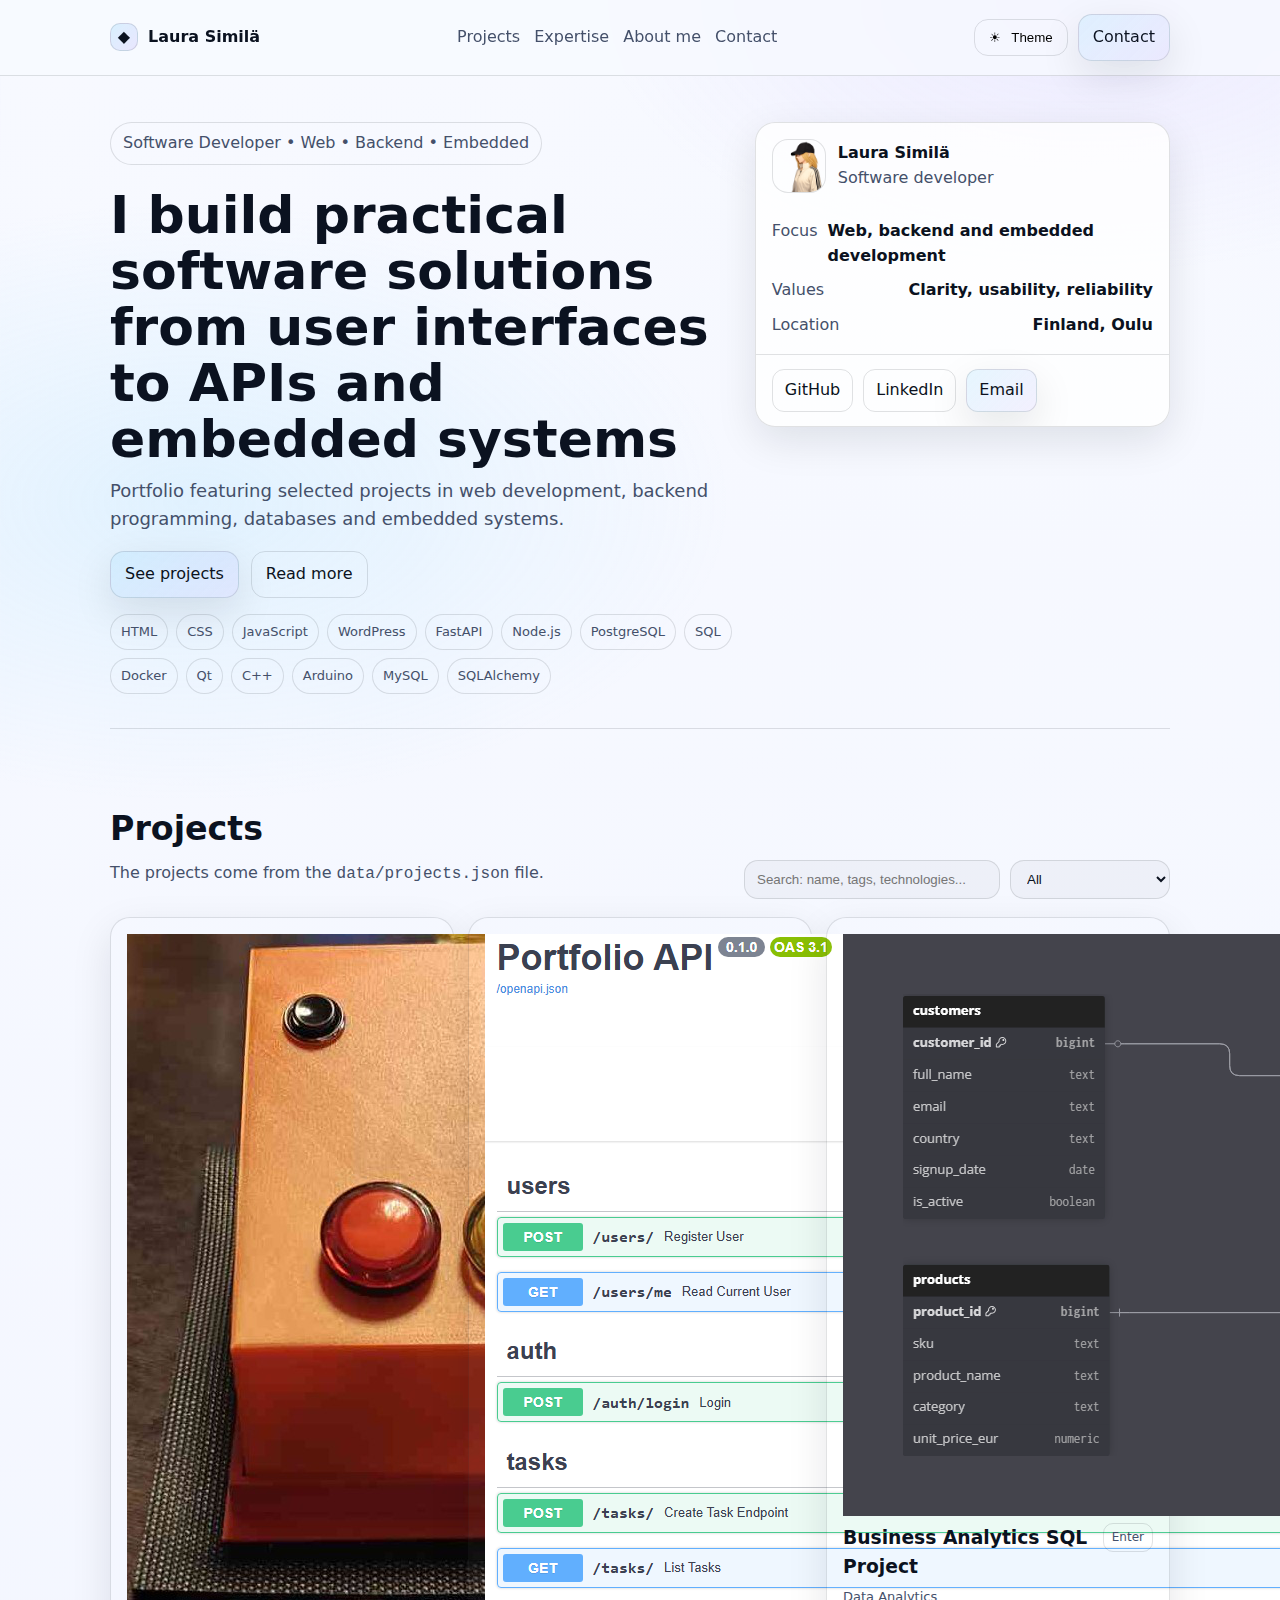
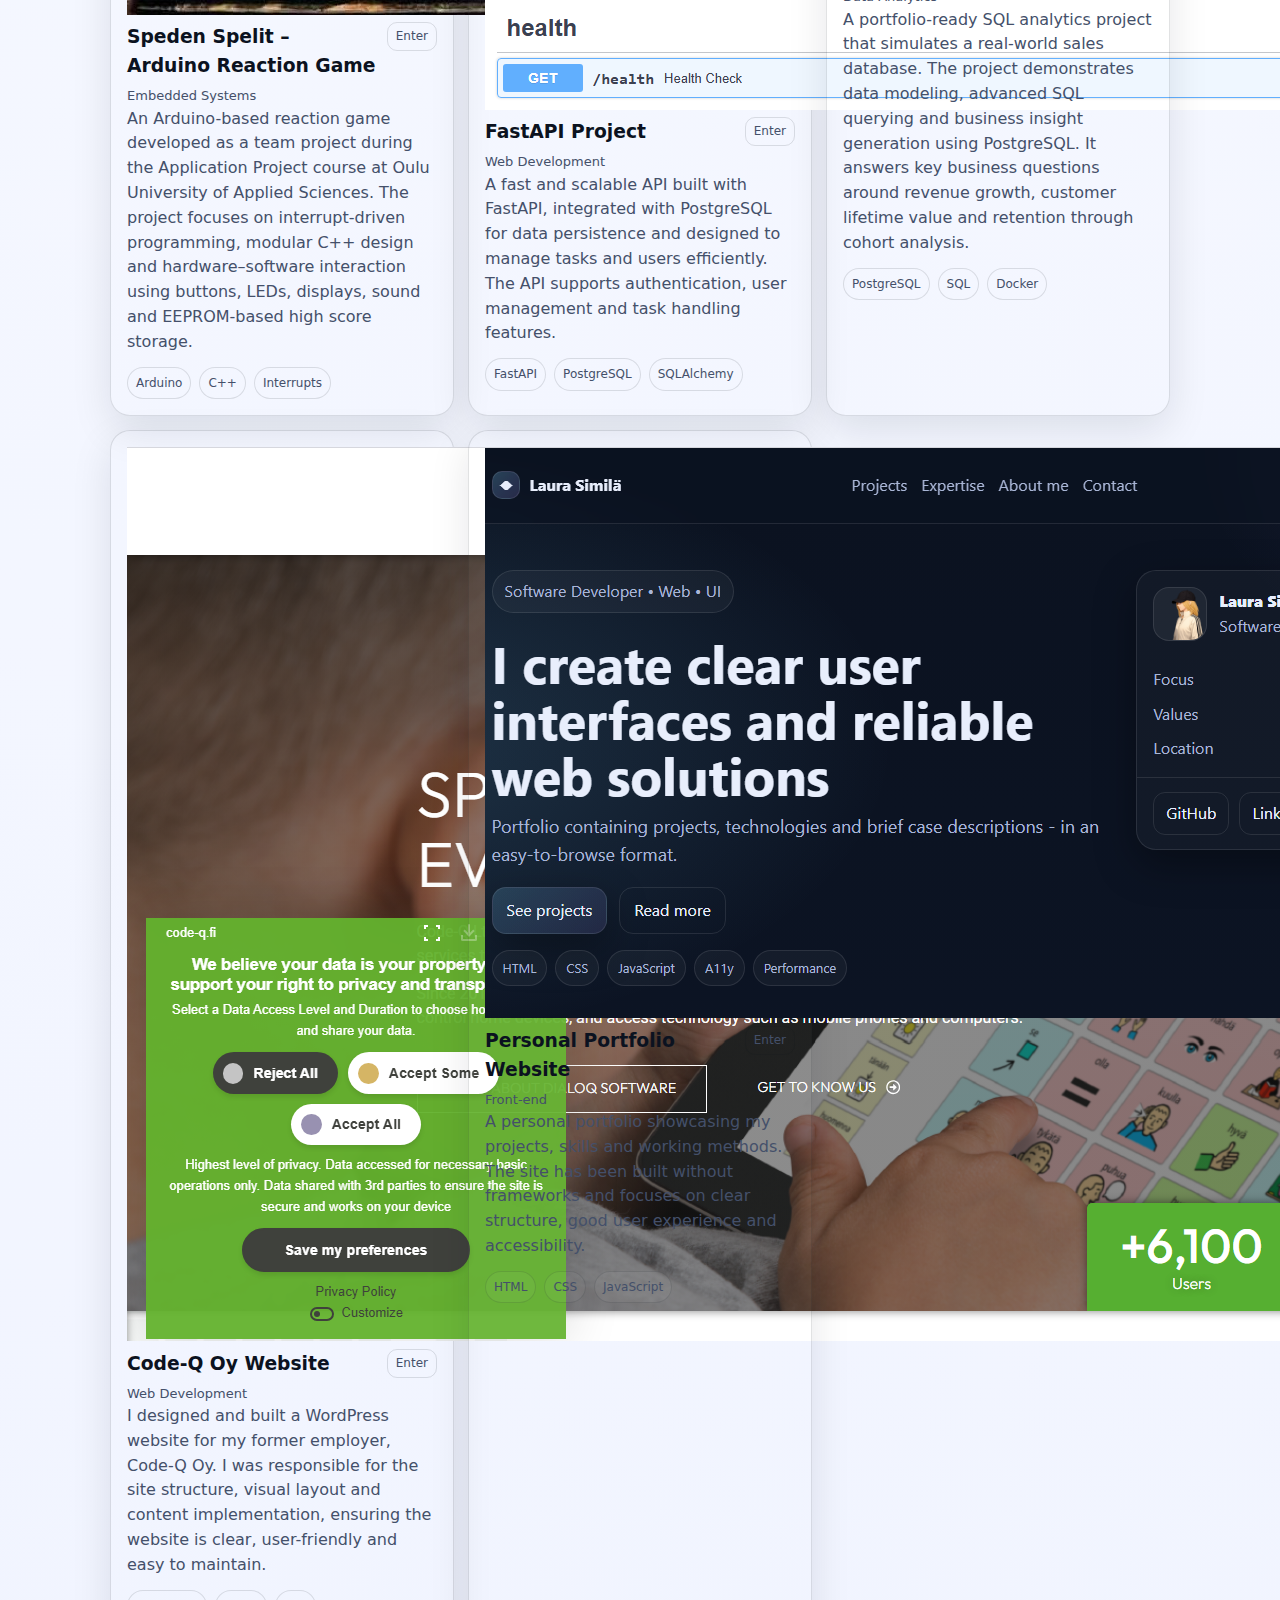
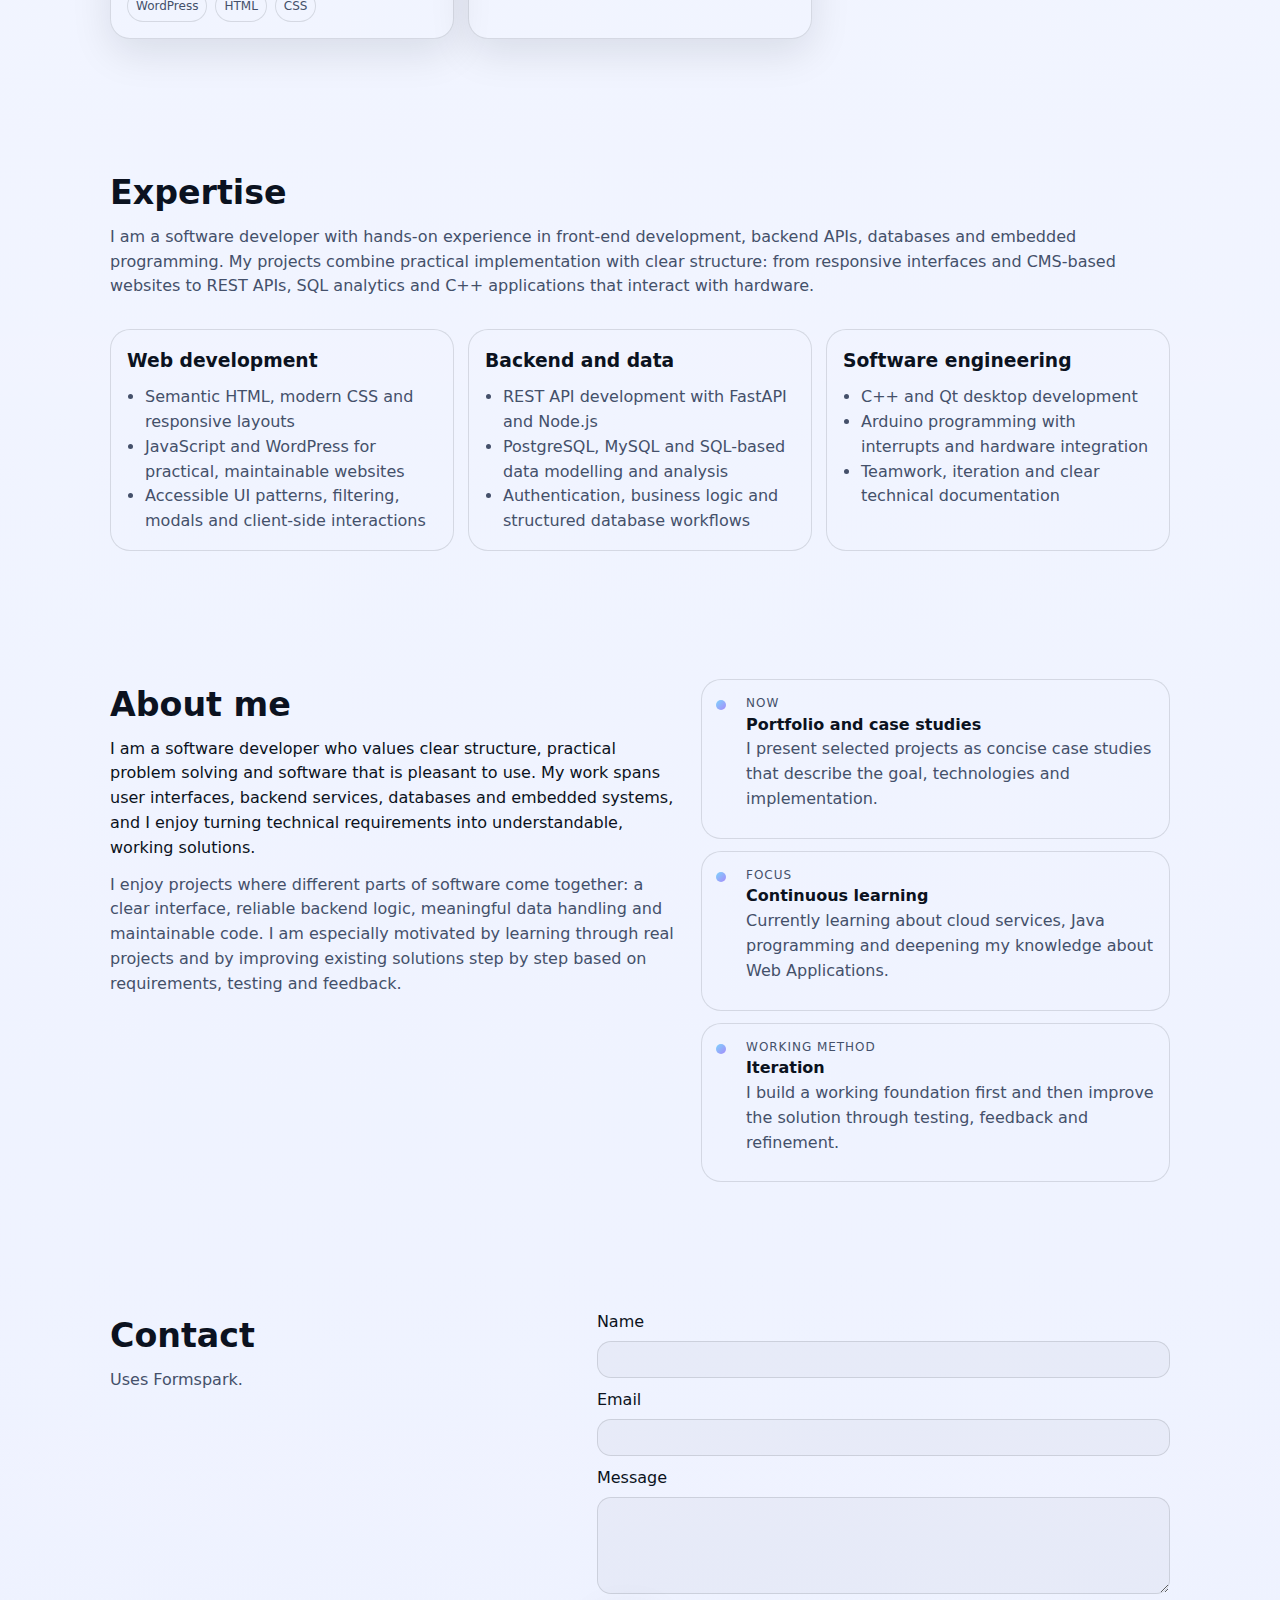
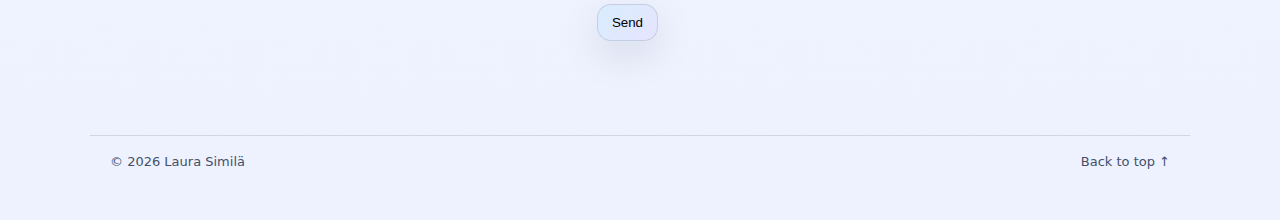
<file: index.html>
<!doctype html>
<html lang="en">
<head>
  <meta charset="utf-8" />
  <meta name="viewport" content="width=device-width, initial-scale=1" />
  <title>Laura Similä – Portfolio</title>
  <meta name="description" content="Software developer portfolio featuring web, backend, database and embedded projects." />
  <meta name="theme-color" content="#0b1220" />

  <!-- Open Graph -->
  <meta property="og:title" content="Laura Similä – Portfolio" />
  <meta property="og:description" content="Web, backend, database and embedded software projects, skills and contact details." />
  <meta property="og:type" content="website" />
  <meta property="og:image" content="assets/avatar.png" />

  <link rel="icon" href="assets/avatar.png" type="image/svg+xml" />
  <link rel="stylesheet" href="styles/styles.css" />
</head>

<body>
  <a class="skip" href="#main">Skip to content</a>

  <header class="topbar">
    <div class="container topbar__inner">
      <a class="brand" href="#">
        <span class="brand__mark" aria-hidden="true">◆</span>
        <span class="brand__text">Laura Similä</span>
      </a>

      <nav class="nav" aria-label="Main menu">
        <a href="#projects">Projects</a>
        <a href="#skills">Expertise</a>
        <a href="#about">About me</a>
        <a href="#contact">Contact</a>
      </nav>

      <div class="topbar__actions">
        <button id="themeToggle" class="btn btn--ghost" type="button" aria-pressed="false" aria-label="Change theme">
          <span class="icon" aria-hidden="true">☾</span>
          <span class="btn__text">Theme</span>
        </button>
        <a class="btn" href="#contact">Contact</a>
      </div>
    </div>
  </header>

  <main id="main">
    <!-- Hero -->
    <section class="hero">
      <div class="container hero__grid">
        <div class="hero__copy">
          <p class="badge">Software Developer • Web • Backend • Embedded</p>
          <h1>I build practical software solutions from user interfaces to APIs and embedded systems</h1>
          <p class="lead">
            Portfolio featuring selected projects in web development, backend programming, databases and embedded systems.
          </p>
          <div class="hero__cta">
            <a class="btn" href="#projects">See projects</a>
            <a class="btn btn--ghost" href="#about">Read more</a>
          </div>

          <div class="chips" aria-label="Key technologies">
            <span class="chip">HTML</span>
            <span class="chip">CSS</span>
            <span class="chip">JavaScript</span>
            <span class="chip">WordPress</span>
            <span class="chip">FastAPI</span>
            <span class="chip">Node.js</span>
            <span class="chip">PostgreSQL</span>
            <span class="chip">SQL</span>
            <span class="chip">Docker</span>
            <span class="chip">Qt</span>
            <span class="chip">C++</span>
            <span class="chip">Arduino</span>
            <span class="chip">MySQL</span>
            <span class="chip">SQLAlchemy</span>      
          </div>
        </div>

        <div class="hero__card" aria-label="Profile card">
          <div class="card">
            <div class="card__header">
              <img class="avatar" src="assets/avatar.png" alt="Avatar" />
              <div>
                <div class="title">Laura Similä</div>
                <div class="muted">Software developer</div>
              </div>
            </div>
            <div class="card__body">
              <dl class="stats">
                <div>
                  <dt>Focus</dt>
                  <dd>Web, backend and embedded development</dd>
                </div>
                <div>
                  <dt>Values</dt>
                  <dd>Clarity, usability, reliability</dd>
                </div>
                <div>
                  <dt>Location</dt>
                  <dd>Finland, Oulu</dd>
                </div>
              </dl>
            </div>
            <div class="card__footer">
              <a class="btn btn--ghost btn--small" href="https://github.com/Llaamari" target="_blank" rel="noreferrer">GitHub</a>
              <a class="btn btn--ghost btn--small" href="https://www.linkedin.com/in/laura-simila/" target="_blank" rel="noreferrer">LinkedIn</a>
              <a class="btn btn--small" href="#contact">Email</a>
            </div>
          </div>
        </div>
      </div>

      <div class="container">
        <div class="divider" aria-hidden="true"></div>
      </div>
    </section>

    <!-- Projects -->
    <section id="projects" class="section">
      <div class="container">
        <div class="section__head">
          <div>
            <h2>Projects</h2>
            <p class="muted">The projects come from the <code>data/projects.json</code> file.</p>
          </div>

          <div class="controls">
            <label class="field">
              <span class="sr">Search</span>
              <input id="search" type="search" placeholder="Search: name, tags, technologies..." autocomplete="off" />
            </label>

            <label class="field">
              <span class="sr">Filter</span>
              <select id="filter">
                <option value="all">All</option>
              </select>
            </label>
          </div>
        </div>

        <div id="projectsGrid" class="grid" aria-live="polite"></div>
      </div>
    </section>

    <!-- Skills -->
    <section id="skills" class="section section--alt">
      <div class="container">
        <div class="section__head">
          <div>
            <h2>Expertise</h2>
            <p class="muted">I am a software developer with hands-on experience in front-end development, backend APIs, databases and embedded programming. My projects combine practical implementation with clear structure: from responsive interfaces and CMS-based websites to REST APIs, SQL analytics and C++ applications that interact with hardware.</p>
          </div>
        </div>

        <div class="skills">
          <article class="panel">
            <h3>Web development</h3>
            <ul>
              <li>Semantic HTML, modern CSS and responsive layouts</li>
              <li>JavaScript and WordPress for practical, maintainable websites</li>
              <li>Accessible UI patterns, filtering, modals and client-side interactions</li>
            </ul>
          </article>

          <article class="panel">
            <h3>Backend and data</h3>
            <ul>
              <li>REST API development with FastAPI and Node.js</li>
              <li>PostgreSQL, MySQL and SQL-based data modelling and analysis</li>
              <li>Authentication, business logic and structured database workflows</li>
            </ul>
          </article>

          <article class="panel">
            <h3>Software engineering</h3>
            <ul>
              <li>C++ and Qt desktop development</li>
              <li>Arduino programming with interrupts and hardware integration</li>
              <li>Teamwork, iteration and clear technical documentation</li>
            </ul>
          </article>
        </div>
      </div>
    </section>

    <!-- About -->
    <section id="about" class="section">
      <div class="container about">
        <div>
          <h2>About me</h2>
          <p>
            I am a software developer who values clear structure, practical problem solving and software that is pleasant to use. My work spans user interfaces, backend services, databases and embedded systems, and I enjoy turning technical requirements into understandable, working solutions.
          </p>
          <p class="muted">
            I enjoy projects where different parts of software come together: a clear interface, reliable backend logic, meaningful data handling and maintainable code. I am especially motivated by learning through real projects and by improving existing solutions step by step based on requirements, testing and feedback.
          </p>
        </div>

        <div class="timeline" aria-label="Timeline">
          <div class="timeline__item">
            <div class="dot" aria-hidden="true"></div>
            <div>
              <div class="kicker">Now</div>
              <div class="title">Portfolio and case studies</div>
              <p class="muted">I present selected projects as concise case studies that describe the goal, technologies and implementation.</p>
            </div>
          </div>
          <div class="timeline__item">
            <div class="dot" aria-hidden="true"></div>
            <div>
              <div class="kicker">Focus</div>
              <div class="title">Continuous learning</div>
              <p class="muted">Currently learning about cloud services, Java programming and deepening my knowledge about Web Applications.</p>
            </div>
          </div>
          <div class="timeline__item">
            <div class="dot" aria-hidden="true"></div>
            <div>
              <div class="kicker">Working method</div>
              <div class="title">Iteration</div>
              <p class="muted">I build a working foundation first and then improve the solution through testing, feedback and refinement.</p>
            </div>
          </div>
        </div>
      </div>
    </section>

    <!-- Contact -->
    <section id="contact" class="section section--alt">
      <div class="container contact">
        <div>
          <h2>Contact</h2>
          <p class="muted">Uses Formspark.</p>
        </div>

        <form
        class="form"
        action="https://submit-form.com/ZeHAsykhq"
        method="POST"
        >
        <input
        type="hidden"
        name="_redirect"
        value="https://llaamari.github.io/portfolio/thank-you.html" />
        <input type="text" name="_gotcha" style="display:none">
        
        <label class="field">
          <span>Name</span>
          <input name="name" type="text" required />
        </label>
        
        <label class="field">
          <span>Email</span>
          <input name="email" type="email" required />
        </label>
        
        <label class="field">
          <span>Message</span>
          <textarea name="message" rows="5" required></textarea>
        </label>
        
        <div class="form__actions">
          <button class="btn" type="submit">Send</button>
        </div>
      </form>
      </div>
    </section>
  </main>

  <footer class="footer">
    <div class="container footer__inner">
      <span class="muted small">© <span id="year"></span> Laura Similä</span>
      <a class="muted small" href="#main">Back to top ↑</a>
    </div>
  </footer>

  <!-- Modal -->
  <dialog id="modal" class="modal" aria-label="Additional information about the project">
    <div class="modal__inner">
      <button id="closeModal" class="btn btn--ghost btn--small modal__close" type="button">Close</button>
      <div id="modalContent"></div>
    </div>
  </dialog>

  <script src="scripts/app.js" defer></script>

  <!-- Image lightbox -->
   <dialog id="imageLightbox" class="lightbox">
    <button id="closeLightbox" class="btn btn--ghost btn--small lightbox__close">
      Close
    </button>
    <img id="lightboxImage" alt="" />
  </dialog>
</body>
</html>
</file>
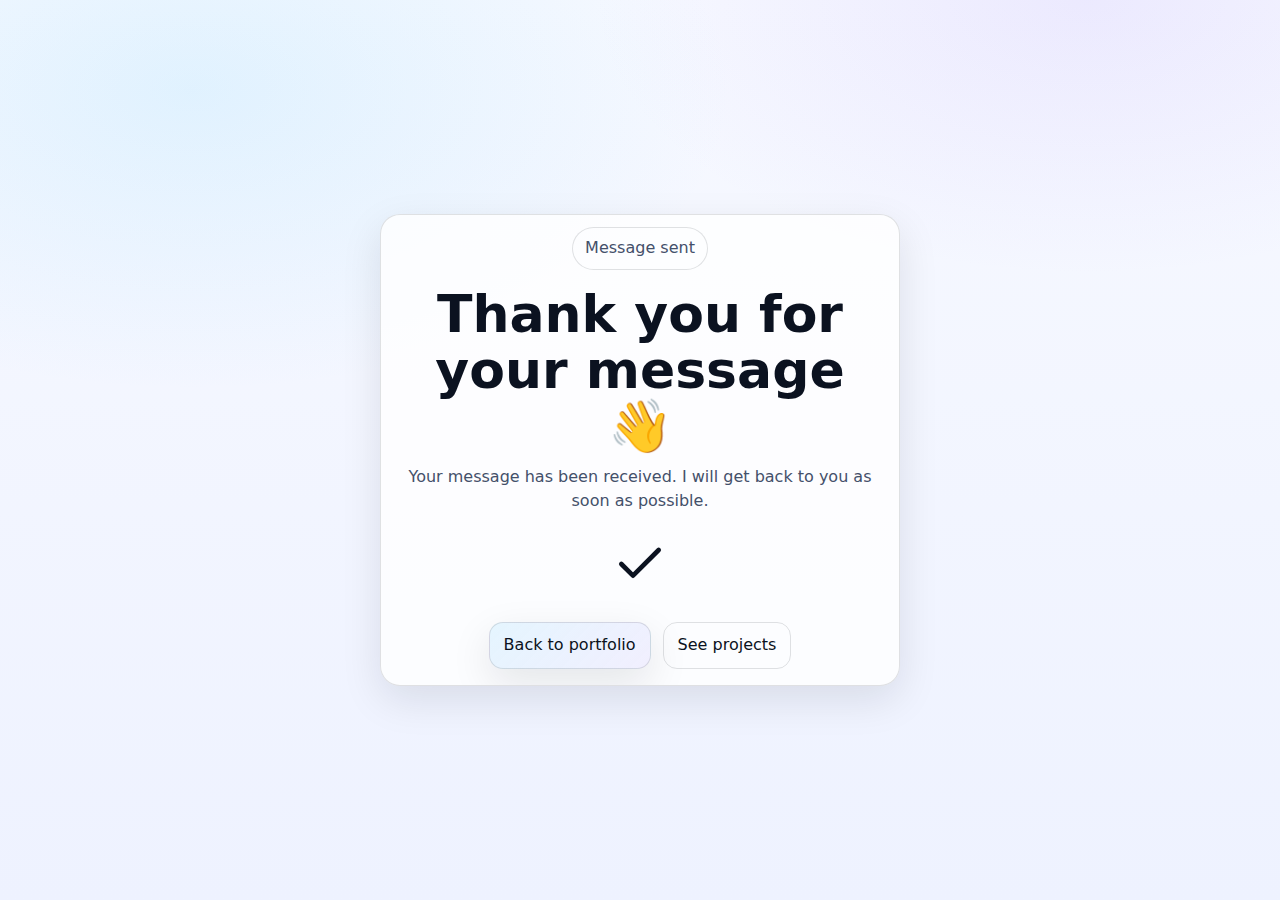
<file: thank-you.html>
<!doctype html>
<html lang="en">
<head>
  <meta charset="utf-8" />
  <meta name="viewport" content="width=device-width, initial-scale=1" />
  <title>Thanks for your message - Laura Similä</title>
  <meta name="description" content="Thanks for your message! I will get back to you as soon as possible." />

  <link rel="icon" href="assets/avatar.png" type="image/svg+xml" />
  <link rel="stylesheet" href="styles/styles.css" />
</head>

<body>
  <main class="section" style="min-height: 100vh; display: grid; place-items: center;">
    <div class="container" style="max-width: 560px;">
      <article class="card" style="text-align: center;">
        <div class="card__body">
          <p class="badge" style="margin: 12px auto 16px;">Message sent</p>

          <h1 style="margin-top: 0;">Thank you for your message 👋</h1>

          <p class="muted">
            Your message has been received. I will get back to you as soon as possible.
          </p>

          <div style="margin: 22px 0;">
            <svg width="56" height="56" viewBox="0 0 24 24" fill="none" aria-hidden="true">
              <path d="M20 6L9 17l-5-5" stroke="currentColor" stroke-width="2" stroke-linecap="round" stroke-linejoin="round"/>
            </svg>
          </div>

          <div style="display: flex; justify-content: center; gap: 12px; flex-wrap: wrap;">
            <a href="index.html" class="btn">Back to portfolio</a>
            <a href="index.html#projects" class="btn btn--ghost">See projects</a>
          </div>
        </div>
      </article>
    </div>
  </main>

  <script>
    // keep the user's theme on the thank-you page as well
    const theme = localStorage.getItem("theme");
    if (theme) {
      document.documentElement.dataset.theme = theme;
    }
  </script>
</body>
</html>
</file>
<file: styles/styles.css>
/* ===== Base ===== */
:root{
  --bg: #0b1220;
  --bg2:#0f1a30;
  --card:#111c34;
  --text:#e8eefc;
  --muted:#a9b6d6;
  --line: rgba(255,255,255,.10);
  --accent:#7dd3fc;
  --accent2:#a78bfa;
  --shadow: 0 14px 40px rgba(0,0,0,.35);
  --radius: 20px;
}

:root[data-theme="light"]{
  --bg:#f7f9ff;
  --bg2:#eef2ff;
  --card:#ffffff;
  --text:#0b1220;
  --muted:#44506a;
  --line: rgba(10,15,25,.12);
  --shadow: 0 14px 40px rgba(10,15,25,.10);
}

*{box-sizing:border-box}
html{scroll-behavior:smooth}
body{
  margin:0;
  font: 16px/1.55 ui-sans-serif, system-ui, -apple-system, Segoe UI, Roboto, Arial;
  color:var(--text);
  background:
    radial-gradient(900px 500px at 15% 10%, rgba(125,211,252,.18), transparent 60%),
    radial-gradient(900px 500px at 85% 0%, rgba(167,139,250,.14), transparent 55%),
    linear-gradient(180deg, var(--bg), var(--bg2));
}

a{color:inherit; text-decoration: none}
a:hover{opacity:.92}
code{font-family: ui-monospace, SFMono-Regular, Menlo, Monaco, Consolas, "Liberation Mono", monospace}

.container{max-width:1100px; margin:0 auto; padding:0 20px}
.section{padding:64px 0}
.section--alt{background: linear-gradient(180deg, transparent, rgba(255,255,255,.04), transparent)}
.section__head{
  display:flex; align-items:flex-end; justify-content:space-between; gap:16px; margin-bottom:18px
}
h1{font-size: clamp(32px, 4.2vw, 52px); line-height:1.08; margin:10px 0 10px}
h2{font-size: clamp(24px, 2.6vw, 34px); margin:0 0 6px}
h3{margin:0 0 10px}
p{margin: 0 0 12px}
.lead{font-size: 18px; color: var(--muted)}
.muted{color:var(--muted)}
.small{font-size: 13px}
.sr{position:absolute; left:-9999px}

/* ===== Skip link ===== */
.skip{
  position:absolute; left:-9999px; top:12px;
  background: var(--card); border:1px solid var(--line);
  padding:10px 12px; border-radius:12px; z-index:99;
}
.skip:focus{left:12px}

/* ===== Topbar ===== */
.topbar{
  position: sticky; top:0; z-index: 50;
  backdrop-filter: blur(10px);
  background: rgba(11,18,32,.55);
  border-bottom: 1px solid var(--line);
}
:root[data-theme="light"] .topbar{background: rgba(247,249,255,.75)}
.topbar__inner{display:flex; align-items:center; justify-content:space-between; gap:16px; padding:14px 20px}

.brand{display:flex; align-items:center; gap:10px; font-weight:700}
.brand__mark{
  width:28px; height:28px; display:grid; place-items:center;
  border-radius:10px;
  background: linear-gradient(135deg, rgba(125,211,252,.25), rgba(167,139,250,.18));
  border:1px solid var(--line);
}

.nav{display:flex; gap:14px; flex-wrap:wrap}
.nav a{color:var(--muted)}
.nav a:hover{color:var(--text)}
.topbar__actions{display:flex; align-items:center; gap:10px}

/* ===== Buttons ===== */
.btn{
  display:inline-flex; align-items:center; gap:10px;
  padding:10px 14px;
  border-radius: 14px;
  border:1px solid var(--line);
  background: linear-gradient(135deg, rgba(125,211,252,.18), rgba(167,139,250,.12));
  box-shadow: var(--shadow);
  cursor:pointer;
}
.btn--ghost{
  background: transparent;
  box-shadow:none;
}
.btn--small{padding:8px 12px; border-radius: 12px}
.btn:focus{outline: 3px solid rgba(125,211,252,.35); outline-offset: 2px}

/* Theme button: white text in dark theme */
:root:not([data-theme="light"]) #themeToggle {
  color: var(--text);
}

/* Select (filter) – dark theme readability */
:root:not([data-theme="light"]) select {
  background-color: rgba(255, 255, 255, 0.06);
  color: var(--text);
}

:root:not([data-theme="light"]) select option {
  background-color: #0b1220; /* sama kuin --bg */
  color: var(--text);
}
:root:not([data-theme="light"]) select:focus {
  outline: 3px solid rgba(125, 211, 252, 0.35);
  outline-offset: 2px;
}

/* ===== Hero ===== */
.hero{padding: 46px 0 10px}
.hero__grid{
  display:grid;
  grid-template-columns: 1.35fr .9fr;
  gap:22px;
  align-items:start;
}
.badge{
  display:inline-flex; gap:10px; align-items:center;
  padding:8px 12px; border-radius:999px;
  border:1px solid var(--line);
  background: rgba(255,255,255,.04);
  color: var(--muted);
  width: fit-content;
}
.hero__cta{display:flex; gap:12px; margin: 18px 0 10px; flex-wrap:wrap}
.divider{height:1px; background: var(--line); margin-top: 34px}

/* ===== Card ===== */
.card{
  border:1px solid var(--line);
  background: rgba(255,255,255,.03);
  border-radius: var(--radius);
  box-shadow: var(--shadow);
  overflow:hidden;
}
:root[data-theme="light"] .card{background: rgba(255,255,255,.8)}
.card__header{display:flex; gap:12px; align-items:center; padding:16px}
.card__body{padding: 0 16px 16px}
.card__footer{display:flex; gap:10px; padding: 14px 16px; border-top:1px solid var(--line); flex-wrap:wrap}
.avatar{
  width:54px; height:54px; border-radius:16px;
  border:1px solid var(--line);
  background: rgba(255,255,255,.06);
}
.title{font-weight:800}
.stats{display:grid; gap:10px; margin: 10px 0 0}
.stats div{display:flex; justify-content:space-between; gap:10px}
dt{color:var(--muted)}
dd{margin:0; font-weight:600}

/* ===== Chips ===== */
.chips{display:flex; flex-wrap:wrap; gap:8px; margin-top: 16px}
.chip{
  padding:7px 10px; border-radius:999px;
  border:1px solid var(--line);
  background: rgba(255,255,255,.04);
  color: var(--muted);
  font-size: 13px;
}

/* ===== Projects grid ===== */
/* Projects – controls */
.controls {
  display: grid;
  grid-template-columns: minmax(250px, 1.6fr) minmax(160px, 0.6fr);
  gap: 10px;
  flex-wrap:wrap
}
.field{display:grid; gap:6px}
input, select, textarea{
  width: 100%;
  padding: 10px 12px;
  border-radius: 14px;
  border: 1px solid var(--line);
  background: rgba(255,255,255,.04);
  color: var(--text);
}
:root[data-theme="light"] input,
:root[data-theme="light"] select,
:root[data-theme="light"] textarea{background: rgba(10,15,25,.03)}
.grid{
  display:grid;
  grid-template-columns: repeat(3, minmax(0, 1fr));
  gap:14px;
  margin-top: 16px;
}
.project{
  padding: 16px;
  border-radius: var(--radius);
  border:1px solid var(--line);
  background: rgba(255,255,255,.03);
  box-shadow: var(--shadow);
  transition: transform .12s ease;
  cursor: pointer;
}
.project:hover{
  transform: translateY(-2px)
}

.project:focus-visible {
  outline: 3px solid rgba(125, 211, 252, 0.45);
  outline-offset: 2px;
}
.project__top{display:flex; align-items:flex-start; justify-content:space-between; gap:10px}
.project__title{font-weight:800; margin:0 0 6px}
.tagrow{display:flex; gap:8px; flex-wrap:wrap; margin-top: 10px}
.tag{
  font-size: 12px;
  color: var(--muted);
  border:1px solid var(--line);
  padding:6px 8px;
  border-radius: 999px;
  background: rgba(255,255,255,.04);
}
.kbd{
  font-size:12px; color: var(--muted);
  border:1px solid var(--line);
  padding:4px 8px; border-radius: 10px;
}

/* ===== Skills / About ===== */
.skills{display:grid; grid-template-columns: repeat(3, minmax(0,1fr)); gap:14px}
.panel{
  padding: 16px;
  border-radius: var(--radius);
  border:1px solid var(--line);
  background: rgba(255,255,255,.03);
}
.panel ul{margin:0; padding-left: 18px; color: var(--muted)}
.about{display:grid; grid-template-columns: 1.1fr .9fr; gap: 18px; align-items:start}
.timeline{display:grid; gap:12px}
.timeline__item{
  display:grid; grid-template-columns: 18px 1fr; gap:12px;
  border:1px solid var(--line);
  border-radius: var(--radius);
  padding: 14px;
  background: rgba(255,255,255,.03);
}
.dot{width:10px; height:10px; border-radius:999px; margin-top: 6px;
  background: linear-gradient(135deg, var(--accent), var(--accent2));
}
.kicker{font-size: 12px; color: var(--muted); text-transform: uppercase; letter-spacing: .08em}

/* ===== Contact ===== */
.contact{display:grid; grid-template-columns: .9fr 1.1fr; gap: 18px; align-items:start}
.form{display:grid; gap:10px}
.form__actions{display:flex; align-items:center; justify-content:space-between; gap: 12px; flex-wrap:wrap}

/* ===== Footer ===== */
.footer{padding: 30px 0 48px}
.footer__inner{display:flex; justify-content:space-between; gap: 10px; flex-wrap:wrap; border-top:1px solid var(--line); padding-top: 16px}

/* ===== Modal ===== */
.modal{
  border: none;
  padding: 0;
  background: transparent;
}
.modal::backdrop{background: rgba(0,0,0,.55)}
.modal__inner{
  margin: 7vh auto 0;
  max-width: 760px;
  width: min(92vw, 760px);
  border-radius: 22px;
  border: 1px solid var(--line);
  background: var(--bg);
  box-shadow: var(--shadow);
  padding: 16px;
  position: relative;
}
.modal__close{position:absolute; right:14px; top:14px}
.modal h3{margin-top: 2px}
.modal .muted{margin-bottom: 10px}

/* Modal – text colors fix in dark theme */
:root:not([data-theme="light"]) .modal__inner {
  color: var(--text);
}

:root:not([data-theme="light"]) .modal__inner h3,
:root:not([data-theme="light"]) .modal__inner h4 {
  color: var(--text);
}
:root:not([data-theme="light"]) .modal__inner h3 {
  font-weight: 800;
}

:root:not([data-theme="light"]) .modal__inner p,
:root:not([data-theme="light"]) .modal__inner li {
  color: var(--muted);
}

:root:not([data-theme="light"]) .modal__inner .btn {
  color: var(--text);
}

:root:not([data-theme="light"]) .modal__inner .btn--ghost {
  color: var(--muted);
}

/* Contact form – Send button text color (dark theme only) */
:root:not([data-theme="light"]) .contact .btn {
  color: var(--muted);
}
:root:not([data-theme="light"]) .contact .btn:hover {
  color: var(--text);
}

/* ===== Responsive ===== */
@media (max-width: 960px){
  .grid{grid-template-columns: repeat(2, minmax(0,1fr))}
  .skills{grid-template-columns: 1fr}
  .about{grid-template-columns: 1fr}
  .contact{grid-template-columns: 1fr}
  .hero__grid{grid-template-columns: 1fr}
  .nav{display:none}
}

@media (prefers-reduced-motion: reduce){
  html{scroll-behavior:auto}
  .project{transition:none}
}
</file>
